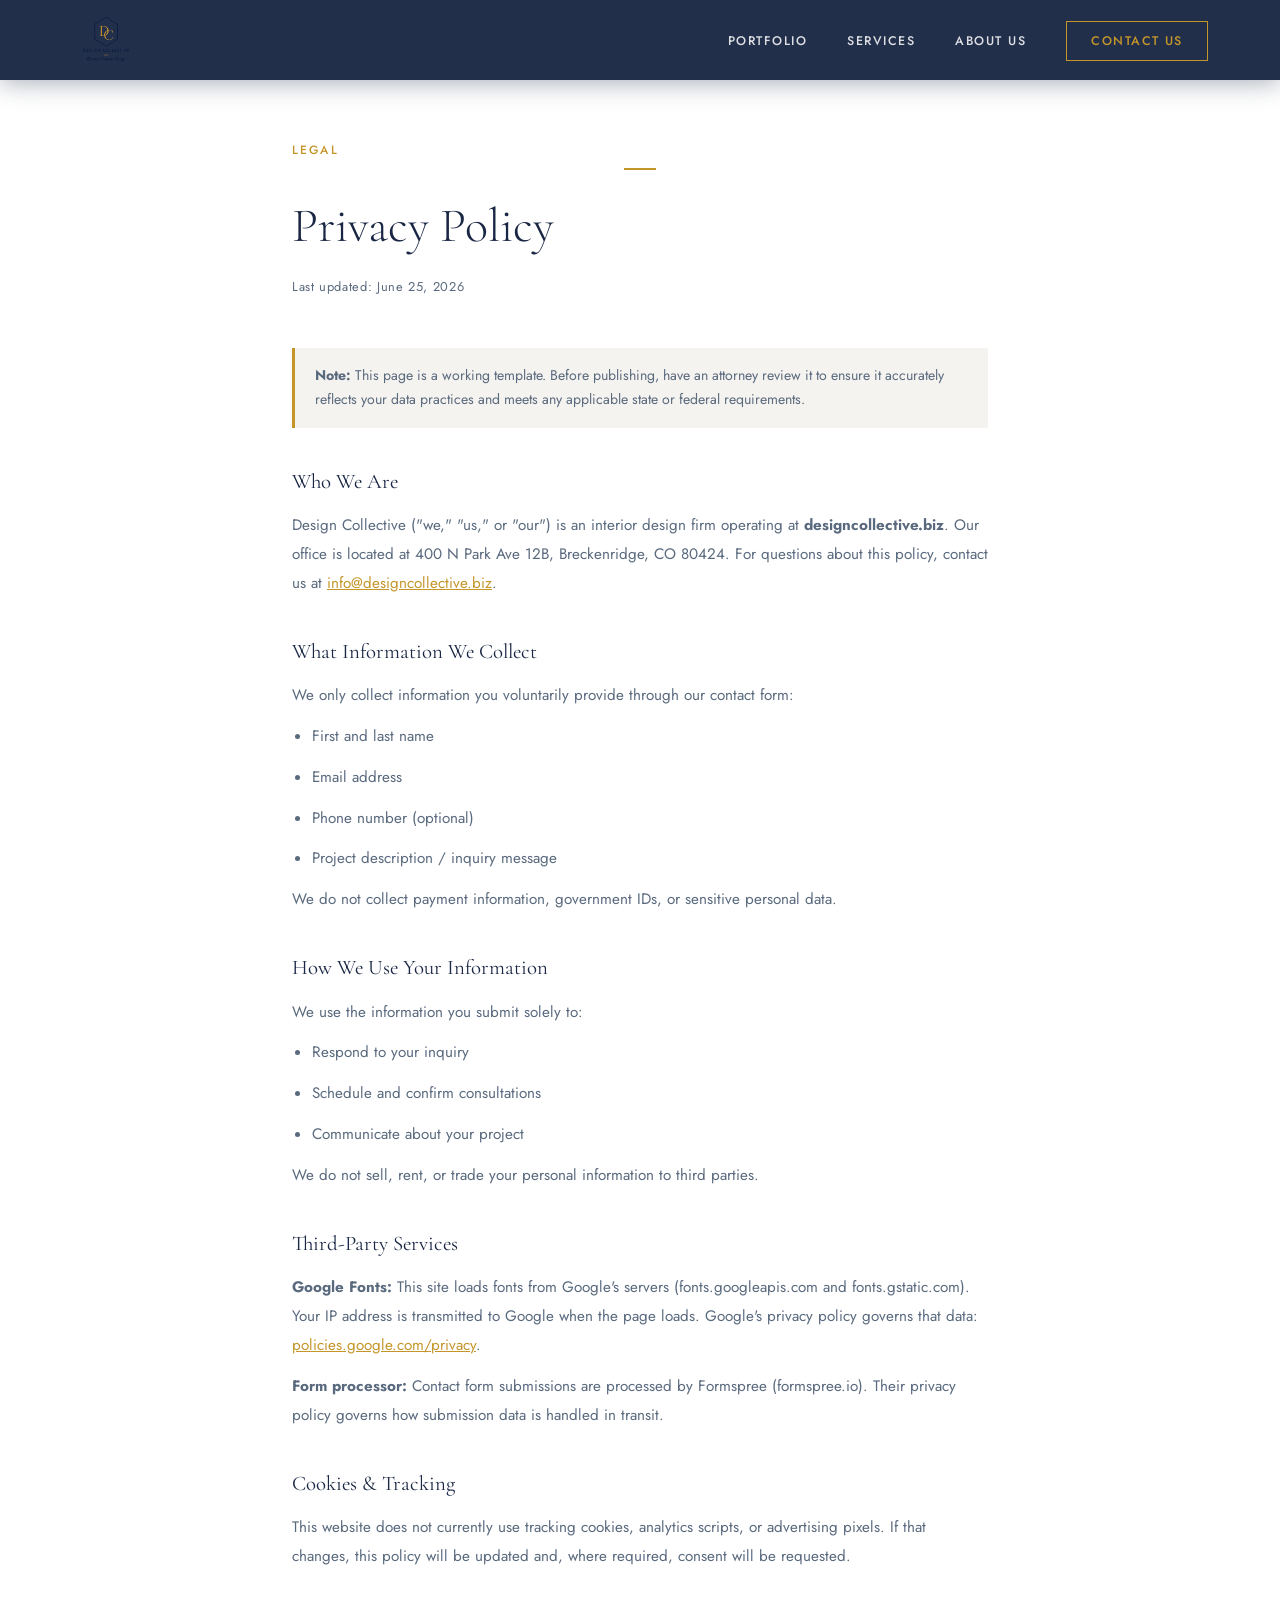
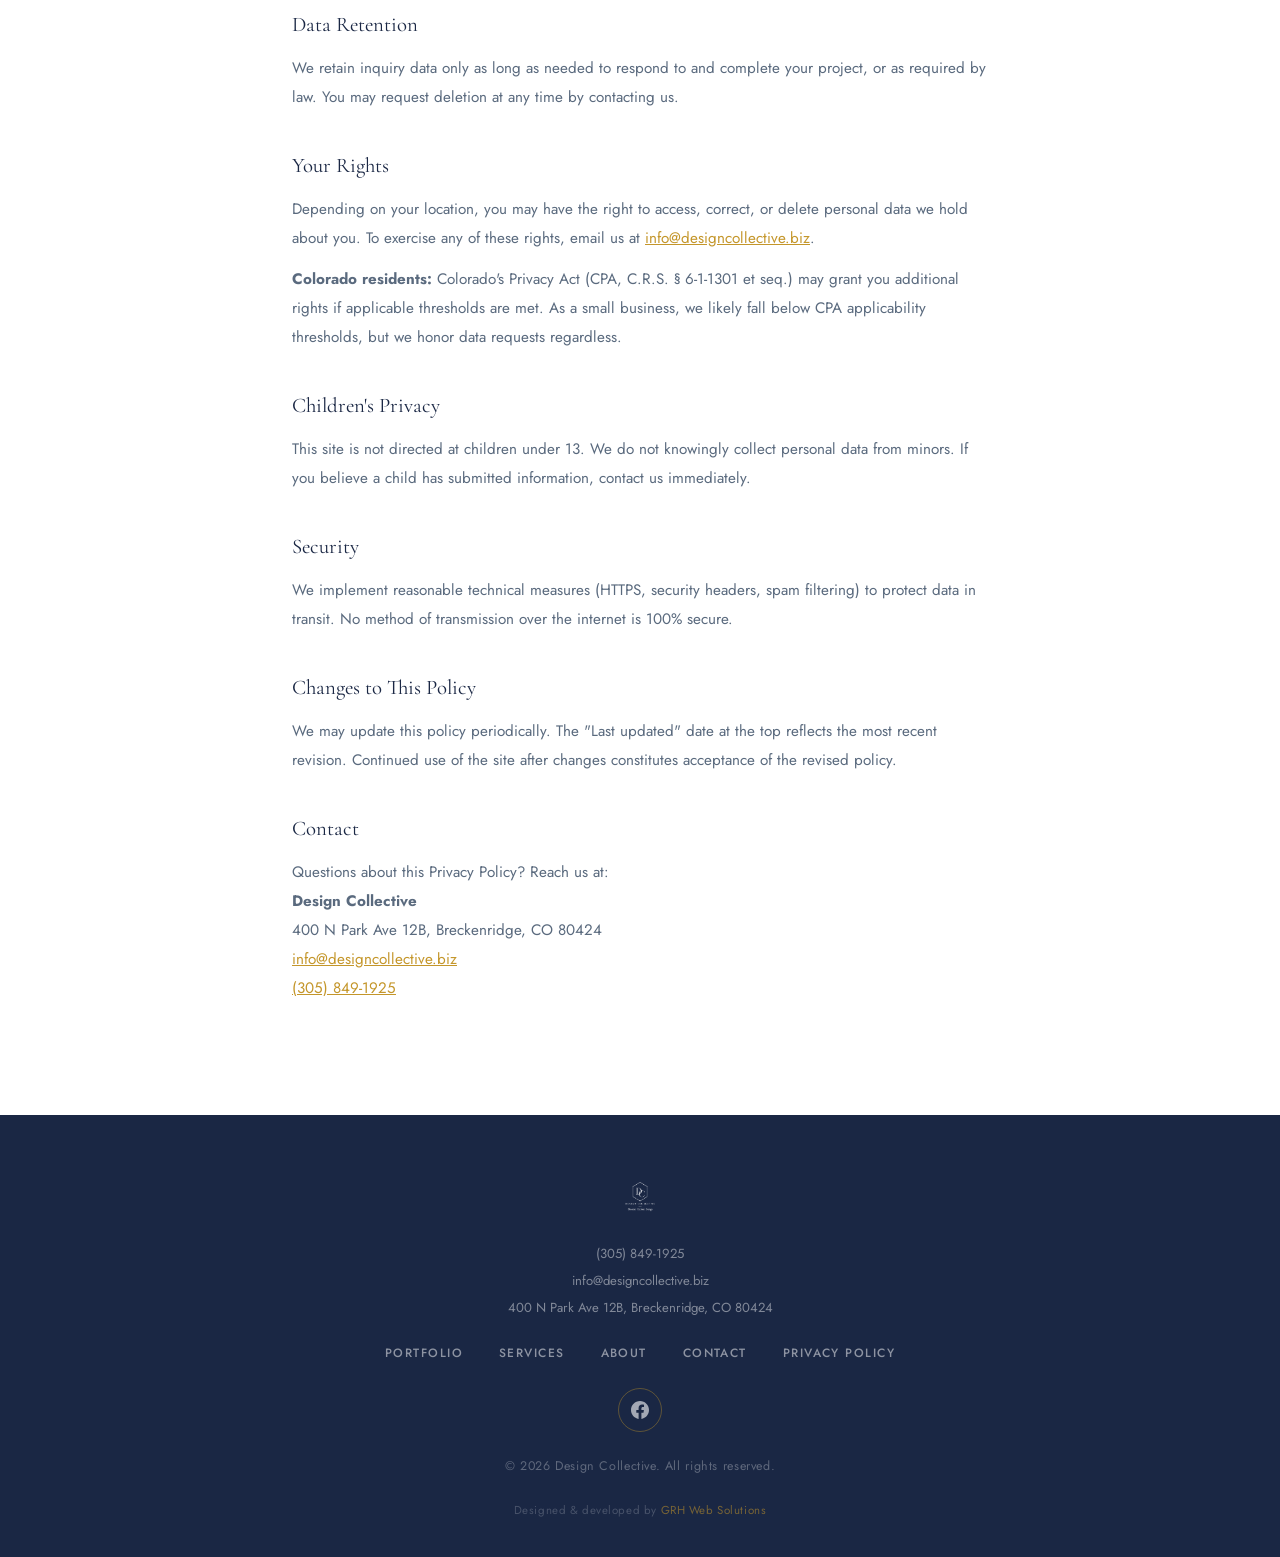
<file: privacy-policy.html>
<!DOCTYPE html>
<html lang="en">
<head>
  <meta charset="UTF-8" />
  <meta name="viewport" content="width=device-width, initial-scale=1.0" />
  <title>Privacy Policy | Design Collective</title>
  <meta name="description" content="Privacy Policy for Design Collective." />
  <meta name="robots" content="noindex, follow" />
  <link rel="canonical" href="https://designcollective.biz/privacy-policy.html" />
  <link rel="icon" href="/favicon.ico" sizes="any" />
  <link rel="preconnect" href="https://fonts.googleapis.com" />
  <link rel="preconnect" href="https://fonts.gstatic.com" crossorigin />
  <link href="https://fonts.googleapis.com/css2?family=Cormorant+Garamond:ital,wght@0,300;0,400;0,600;1,300&family=Jost:wght@300;400;500&display=swap" rel="stylesheet" />
  <link rel="stylesheet" href="css/style.css" />
  <style>
    .policy-page { padding: 140px 0 100px; min-height: 100vh; }
    .policy-page h1 { font-family: var(--font-serif); font-size: clamp(2rem, 5vw, 3rem); font-weight: 300; margin-bottom: 8px; color: var(--dark); }
    .policy-page .updated { font-size: 0.8rem; color: var(--text-muted); letter-spacing: 0.05em; margin-bottom: 48px; }
    .policy-page h2 { font-family: var(--font-serif); font-size: 1.3rem; font-weight: 400; color: var(--dark); margin: 36px 0 12px; }
    .policy-page p, .policy-page li { font-size: 0.95rem; color: var(--text-muted); line-height: 1.9; margin-bottom: 12px; }
    .policy-page ul { padding-left: 20px; list-style: disc; }
    .policy-page a { color: var(--gold); text-decoration: underline; }
    .policy-page .notice { background: #f5f3ef; border-left: 3px solid var(--gold); padding: 16px 20px; margin: 24px 0; font-size: 0.88rem; color: var(--text-muted); line-height: 1.7; }
  </style>
</head>
<body>

  <header class="site-header" id="site-header">
    <nav class="nav-container">
      <a href="/" class="nav-logo">
        <img src="images/logo.png" alt="Design Collective" class="logo-img" />
      </a>
      <ul class="nav-links">
        <li><a href="/#portfolio">Portfolio</a></li>
        <li><a href="/#services">Services</a></li>
        <li><a href="/#about">About Us</a></li>
        <li><a href="/#contact" class="nav-cta">Contact Us</a></li>
      </ul>
    </nav>
  </header>

  <main class="policy-page">
    <div class="container" style="max-width: 760px;">

      <div class="section-label">Legal</div>
      <h1>Privacy Policy</h1>
      <p class="updated">Last updated: June 25, 2026</p>

      <div class="notice">
        <strong>Note:</strong> This page is a working template. Before publishing, have an attorney review it to ensure it accurately reflects your data practices and meets any applicable state or federal requirements.
      </div>

      <h2>Who We Are</h2>
      <p>Design Collective ("we," "us," or "our") is an interior design firm operating at <strong>designcollective.biz</strong>. Our office is located at 400 N Park Ave 12B, Breckenridge, CO 80424. For questions about this policy, contact us at <a href="mailto:info@designcollective.biz">info@designcollective.biz</a>.</p>

      <h2>What Information We Collect</h2>
      <p>We only collect information you voluntarily provide through our contact form:</p>
      <ul>
        <li>First and last name</li>
        <li>Email address</li>
        <li>Phone number (optional)</li>
        <li>Project description / inquiry message</li>
      </ul>
      <p>We do not collect payment information, government IDs, or sensitive personal data.</p>

      <h2>How We Use Your Information</h2>
      <p>We use the information you submit solely to:</p>
      <ul>
        <li>Respond to your inquiry</li>
        <li>Schedule and confirm consultations</li>
        <li>Communicate about your project</li>
      </ul>
      <p>We do not sell, rent, or trade your personal information to third parties.</p>

      <h2>Third-Party Services</h2>
      <p><strong>Google Fonts:</strong> This site loads fonts from Google's servers (fonts.googleapis.com and fonts.gstatic.com). Your IP address is transmitted to Google when the page loads. Google's privacy policy governs that data: <a href="https://policies.google.com/privacy" target="_blank" rel="noopener noreferrer">policies.google.com/privacy</a>.</p>
      <p><strong>Form processor:</strong> Contact form submissions are processed by Formspree (formspree.io). Their privacy policy governs how submission data is handled in transit.</p>

      <h2>Cookies &amp; Tracking</h2>
      <p>This website does not currently use tracking cookies, analytics scripts, or advertising pixels. If that changes, this policy will be updated and, where required, consent will be requested.</p>

      <h2>Data Retention</h2>
      <p>We retain inquiry data only as long as needed to respond to and complete your project, or as required by law. You may request deletion at any time by contacting us.</p>

      <h2>Your Rights</h2>
      <p>Depending on your location, you may have the right to access, correct, or delete personal data we hold about you. To exercise any of these rights, email us at <a href="mailto:info@designcollective.biz">info@designcollective.biz</a>.</p>
      <p><strong>Colorado residents:</strong> Colorado's Privacy Act (CPA, C.R.S. § 6-1-1301 et seq.) may grant you additional rights if applicable thresholds are met. As a small business, we likely fall below CPA applicability thresholds, but we honor data requests regardless.</p>

      <h2>Children's Privacy</h2>
      <p>This site is not directed at children under 13. We do not knowingly collect personal data from minors. If you believe a child has submitted information, contact us immediately.</p>

      <h2>Security</h2>
      <p>We implement reasonable technical measures (HTTPS, security headers, spam filtering) to protect data in transit. No method of transmission over the internet is 100% secure.</p>

      <h2>Changes to This Policy</h2>
      <p>We may update this policy periodically. The "Last updated" date at the top reflects the most recent revision. Continued use of the site after changes constitutes acceptance of the revised policy.</p>

      <h2>Contact</h2>
      <p>Questions about this Privacy Policy? Reach us at:<br />
      <strong>Design Collective</strong><br />
      400 N Park Ave 12B, Breckenridge, CO 80424<br />
      <a href="mailto:info@designcollective.biz">info@designcollective.biz</a><br />
      <a href="tel:+13058491925">(305) 849-1925</a></p>

    </div>
  </main>

  <footer class="site-footer">
    <div class="container footer-container">
      <div class="footer-logo">
        <img src="images/logo.png" alt="Design Collective" />
      </div>
      <address class="footer-contact">
        <a href="tel:+13058491925">(305) 849-1925</a>
        <a href="mailto:info@designcollective.biz">info@designcollective.biz</a>
        <span>400 N Park Ave 12B, Breckenridge, CO 80424</span>
      </address>
      <div class="footer-links">
        <a href="/#portfolio">Portfolio</a>
        <a href="/#services">Services</a>
        <a href="/#about">About</a>
        <a href="/#contact">Contact</a>
        <a href="privacy-policy.html">Privacy Policy</a>
      </div>
      <div class="footer-socials">
        <a href="https://www.facebook.com/61590695019746/" target="_blank" rel="noopener noreferrer" class="social-icon" aria-label="Design Collective on Facebook">
          <svg xmlns="http://www.w3.org/2000/svg" viewBox="0 0 24 24" aria-hidden="true" focusable="false"><path d="M24 12.073c0-6.627-5.373-12-12-12s-12 5.373-12 12c0 5.99 4.388 10.954 10.125 11.854v-8.385H7.078v-3.47h3.047V9.43c0-3.007 1.792-4.669 4.533-4.669 1.312 0 2.686.235 2.686.235v2.953H15.83c-1.491 0-1.956.925-1.956 1.874v2.25h3.328l-.532 3.47h-2.796v8.385C19.612 23.027 24 18.062 24 12.073z"/></svg>
        </a>
      </div>
      <p class="footer-copy">&copy; <span id="year"></span> Design Collective. All rights reserved.</p>
      <p class="footer-credit">Designed &amp; developed by <a href="https://grhwebsolutions.com" target="_blank" rel="noopener noreferrer">GRH Web Solutions</a></p>
    </div>
  </footer>

  <script>
    document.getElementById('year').textContent = new Date().getFullYear();
    document.getElementById('site-header').classList.add('scrolled');
  </script>
</body>
</html>
</file>
<file: css/style.css>
/* =============================================
   DESIGN COLLECTIVE — Main Stylesheet
   ============================================= */

:root {
  --gold: #c4962a;
  --gold-light: #d4aa3e;
  --navy: #1a2744;
  --navy-2: #152036;
  --navy-mid: #2e4070;
  --dark: #1a2744;
  --dark-2: #152036;
  --light: #eef2f9;
  --white: #ffffff;
  --text: #1e2a3a;
  --text-muted: #5a6a7e;

  --font-serif: 'Cormorant Garamond', Georgia, serif;
  --font-sans: 'Jost', system-ui, sans-serif;

  --nav-h: 80px;
  --section-pad: 100px;
  --radius: 2px;
  --transition: 0.3s ease;
}

/* ---- SKIP LINK (accessibility) ---- */
.skip-link {
  position: absolute;
  top: -100%;
  left: 16px;
  background: var(--gold);
  color: var(--white);
  padding: 10px 20px;
  font-size: 0.85rem;
  font-weight: 500;
  letter-spacing: 0.05em;
  z-index: 9999;
  transition: top 0.2s;
}
.skip-link:focus { top: 16px; }

/* ---- RESET ---- */
*, *::before, *::after { box-sizing: border-box; margin: 0; padding: 0; }
html { scroll-behavior: smooth; font-size: 16px; }
body {
  font-family: var(--font-sans);
  color: var(--text);
  background: var(--white);
  line-height: 1.7;
  -webkit-font-smoothing: antialiased;
  overflow-x: hidden;
}
img { display: block; max-width: 100%; height: auto; }
a { color: inherit; text-decoration: none; }
ul { list-style: none; }
button { cursor: pointer; border: none; background: none; font-family: inherit; }

/* ---- UTILITIES ---- */
.container {
  max-width: 1200px;
  margin: 0 auto;
  padding: 0 32px;
}
.section-label {
  font-family: var(--font-sans);
  font-size: 0.75rem;
  font-weight: 500;
  letter-spacing: 0.18em;
  text-transform: uppercase;
  color: var(--gold);
  margin-bottom: 16px;
}
.section-label::after {
  content: '';
  display: block;
  width: 32px;
  height: 1.5px;
  background: var(--gold);
  margin: 8px auto 0;
}
.section-label.light { color: var(--gold-light); }
.section-label.light::after { background: var(--gold-light); }
.about .section-label::after { margin-left: 0; margin-right: auto; }

.section-title {
  font-family: var(--font-serif);
  font-size: clamp(2rem, 4vw, 3rem);
  font-weight: 300;
  color: var(--navy);
  line-height: 1.15;
  margin-bottom: 48px;
  text-align: center;
}
.section-title.left { text-align: left; margin-bottom: 24px; }
.section-title.light { color: var(--white); }

.btn {
  display: inline-block;
  font-family: var(--font-sans);
  font-size: 0.8rem;
  font-weight: 500;
  letter-spacing: 0.15em;
  text-transform: uppercase;
  padding: 14px 36px;
  border: 1px solid transparent;
  transition: background var(--transition), color var(--transition), border-color var(--transition);
}
.btn-gold {
  background: var(--gold);
  color: var(--white);
  border-color: var(--gold);
}
.btn-gold:hover {
  background: var(--gold-light);
  border-color: var(--gold-light);
}
.btn-outline {
  background: transparent;
  color: var(--navy);
  border-color: var(--navy);
}
.btn-outline:hover {
  background: var(--navy);
  color: var(--white);
}
.btn-outline-light {
  background: transparent;
  color: rgba(255,255,255,0.88);
  border-color: rgba(255,255,255,0.5);
}
.btn-outline-light:hover {
  background: rgba(255,255,255,0.1);
  border-color: rgba(255,255,255,0.9);
  color: var(--white);
}
.btn-icon {
  width: 14px;
  height: 14px;
  fill: currentColor;
  flex-shrink: 0;
}
.hero-cta-call {
  display: inline-flex;
  align-items: center;
  gap: 9px;
}
.full-width { width: 100%; text-align: center; }

/* ---- FOCUS STYLES (accessibility) ---- */
a:focus-visible,
button:focus-visible,
input:focus-visible,
textarea:focus-visible {
  outline: 2px solid var(--gold);
  outline-offset: 3px;
}

/* ============================================
   NAVIGATION
   ============================================ */
.site-header {
  position: fixed;
  top: 0; left: 0; right: 0;
  z-index: 1000;
  height: var(--nav-h);
  background: rgba(26, 39, 68, 0.96);
  backdrop-filter: blur(8px);
  transition: box-shadow var(--transition);
}
.site-header.scrolled { box-shadow: 0 2px 24px rgba(26,39,68,0.4); }

.nav-container {
  max-width: 1200px;
  margin: 0 auto;
  padding: 0 32px;
  height: 100%;
  display: flex;
  align-items: center;
  justify-content: space-between;
}
.nav-logo {
  display: flex;
  align-items: center;
}
.logo-img {
  height: 68px;
  width: auto;
}

.nav-links {
  display: flex;
  align-items: center;
  gap: 40px;
}
.nav-links a {
  font-size: 0.78rem;
  font-weight: 500;
  letter-spacing: 0.12em;
  text-transform: uppercase;
  color: rgba(255,255,255,0.85);
  transition: color var(--transition);
}
.nav-links a:hover { color: var(--gold-light); }
.nav-links .nav-cta {
  padding: 10px 24px;
  border: 1px solid var(--gold);
  color: var(--gold);
}
.nav-links .nav-cta:hover {
  background: var(--gold);
  color: var(--white);
}
.nav-social-icon {
  display: inline-flex;
  align-items: center;
  justify-content: center;
  width: 34px;
  height: 34px;
  border-radius: 50%;
  border: 1px solid rgba(196,150,42,0.45);
  padding: 0;
  transition: background var(--transition), border-color var(--transition);
}
.nav-social-icon svg {
  width: 15px;
  height: 15px;
  fill: rgba(255,255,255,0.75);
  transition: fill var(--transition);
}
.nav-social-icon:hover {
  background: var(--gold);
  border-color: var(--gold);
}
.nav-social-icon:hover svg { fill: var(--white); }

.nav-toggle {
  display: none;
  flex-direction: column;
  gap: 5px;
  padding: 4px;
}
.nav-toggle span {
  display: block;
  width: 24px;
  height: 1.5px;
  background: var(--white);
  transition: transform var(--transition), opacity var(--transition);
}
.nav-toggle.open span:nth-child(1) { transform: translateY(6.5px) rotate(45deg); }
.nav-toggle.open span:nth-child(2) { opacity: 0; }
.nav-toggle.open span:nth-child(3) { transform: translateY(-6.5px) rotate(-45deg); }

/* ============================================
   HERO
   ============================================ */
.hero {
  position: relative;
  height: 100vh;
  min-height: 620px;
  display: flex;
  align-items: center;
  justify-content: center;
  overflow: hidden;
  background-color: var(--navy);
}
.hero-bg {
  position: absolute;
  inset: 0;
}
.hero-img {
  width: 100%;
  height: 100%;
  object-fit: cover;
  object-position: center right;
}
.hero-overlay {
  position: absolute;
  inset: 0;
  background: linear-gradient(
    to right,
    rgba(26,39,68,0.55) 0%,
    rgba(26,39,68,0.47) 40%,
    rgba(26,39,68,0.32) 100%
  );
}

/* Split layout: logo left | content right */
.hero-split {
  position: relative;
  z-index: 3;
  display: grid;
  grid-template-columns: 1fr 1.15fr;
  align-items: center;
  gap: 56px;
  max-width: 1200px;
  width: 100%;
  padding: 0 56px;
}

.hero-brand {
  display: flex;
  align-items: center;
  justify-content: center;
}
.hero-brand img {
  width: clamp(200px, 26vw, 340px);
  filter: brightness(0) invert(1) drop-shadow(0 2px 20px rgba(0,0,0,0.4));
}

.hero-content {
  color: var(--white);
}
.hero-eyebrow {
  font-size: 0.75rem;
  font-weight: 500;
  letter-spacing: 0.2em;
  text-transform: uppercase;
  color: var(--gold-light);
  margin-bottom: 20px;
}
.hero-headline {
  font-family: var(--font-serif);
  font-size: clamp(2.8rem, 5.5vw, 5rem);
  font-weight: 300;
  line-height: 1.05;
  margin-bottom: 24px;
}
.hero-headline em {
  font-style: italic;
  color: var(--gold-light);
}
.hero-sub {
  font-size: 0.97rem;
  font-weight: 300;
  color: rgba(255,255,255,0.82);
  margin-bottom: 40px;
  line-height: 1.85;
  max-width: 440px;
}
.hero-actions {
  display: flex;
  flex-direction: column;
  align-items: flex-start;
  gap: 14px;
}

/* ============================================
   VALUE BAR
   ============================================ */
.value-bar {
  background: var(--navy);
  border-top: 2px solid var(--gold);
  padding: 22px 0;
}
.value-bar-grid {
  display: grid;
  grid-template-columns: repeat(4, 1fr);
  gap: 8px;
}
.value-item {
  display: flex;
  align-items: center;
  justify-content: center;
  gap: 10px;
  color: rgba(255,255,255,0.9);
  font-size: 0.72rem;
  font-weight: 500;
  letter-spacing: 0.14em;
  text-transform: uppercase;
  padding: 6px 0;
}
.value-item::before {
  content: '✓';
  display: flex;
  align-items: center;
  justify-content: center;
  width: 22px;
  height: 22px;
  border-radius: 50%;
  background: var(--gold);
  color: var(--white);
  font-size: 0.7rem;
  font-weight: 700;
  flex-shrink: 0;
}

/* ── Gold inner-glow below section border-top ── */
.services::after,
.about::after,
.portfolio::after,
.contact-section::after {
  content: '';
  position: absolute;
  top: 0; left: 0; right: 0;
  height: 120px;
  background: linear-gradient(to bottom, rgba(196,150,42,0.07) 0%, transparent 100%);
  pointer-events: none;
  z-index: 0;
}

/* ── Gold dot pattern on light sections ── */
.services,
.about,
.portfolio,
.contact-section {
  position: relative;
}
.services::before,
.about::before,
.portfolio::before,
.contact-section::before {
  content: '';
  position: absolute;
  inset: 0;
  background-image: radial-gradient(circle, rgba(196,150,42,0.30) 1.5px, transparent 1.5px);
  background-size: 28px 28px;
  pointer-events: none;
}
.services .container,
.about .container,
.portfolio .container,
.contact-section .container {
  position: relative;
  z-index: 1;
}

/* ============================================
   SERVICES
   ============================================ */
.services {
  padding: var(--section-pad) 0;
  background: var(--light);
  text-align: center;
  border-top: 3px solid rgba(196,150,42,0.35);
}
.services-grid {
  display: grid;
  grid-template-columns: repeat(3, 1fr);
  gap: 2px;
}
.service-card {
  background: var(--white);
  overflow: hidden;
  display: flex;
  flex-direction: column;
  transition: box-shadow var(--transition);
}
.service-card:hover { box-shadow: 0 12px 40px rgba(26,39,68,0.12); }

.service-img-wrap {
  width: 100%;
  aspect-ratio: 4/3;
  overflow: hidden;
}
.service-img-wrap img {
  width: 100%;
  height: 100%;
  object-fit: cover;
  transition: transform 0.6s ease;
}
.service-card:hover .service-img-wrap img { transform: scale(1.04); }

.service-body {
  padding: 32px 28px 40px;
  text-align: left;
}
.service-body h3 {
  font-family: var(--font-serif);
  font-size: 1.4rem;
  font-weight: 400;
  color: var(--navy);
  margin-bottom: 12px;
}
.service-body p {
  font-size: 0.92rem;
  color: var(--text-muted);
  line-height: 1.8;
}

/* ============================================
   PORTFOLIO
   ============================================ */
.portfolio {
  padding: var(--section-pad) 0;
  background: var(--white);
  text-align: center;
  border-top: 3px solid rgba(196,150,42,0.35);
}
.portfolio-grid {
  display: grid;
  grid-template-columns: repeat(3, 1fr);
  gap: 4px;
}
.portfolio-item {
  position: relative;
  aspect-ratio: 1;
  overflow: hidden;
  cursor: zoom-in;
}
.portfolio-item img {
  width: 100%;
  height: 100%;
  object-fit: cover;
  transition: transform 0.6s ease;
}
.portfolio-item:hover img { transform: scale(1.06); }
.portfolio-overlay {
  position: absolute;
  inset: 0;
  background: rgba(26,39,68,0.6);
  display: flex;
  align-items: center;
  justify-content: center;
  opacity: 0;
  transition: opacity var(--transition);
}
.portfolio-item:hover .portfolio-overlay { opacity: 1; }
.portfolio-overlay span {
  font-size: 0.75rem;
  font-weight: 500;
  letter-spacing: 0.18em;
  text-transform: uppercase;
  color: var(--white);
  border: 1px solid rgba(255,255,255,0.6);
  padding: 10px 20px;
}

/* ============================================
   ABOUT
   ============================================ */
.about {
  padding: var(--section-pad) 0;
  background: var(--light);
  border-top: 3px solid rgba(196,150,42,0.35);
}
.about-container {
  display: grid;
  grid-template-columns: 1fr 1fr;
  gap: 80px;
  align-items: center;
}
.about-img-wrap {
  aspect-ratio: 4/3;
  overflow: hidden;
}
.about-img-wrap img {
  width: 100%;
  height: 100%;
  object-fit: cover;
}
.about-content p {
  font-size: 0.95rem;
  color: var(--text-muted);
  line-height: 1.9;
  margin-bottom: 20px;
}
.about-content .btn { margin-top: 12px; }

/* ============================================
   PROCESS
   ============================================ */
.process {
  position: relative;
  padding: var(--section-pad) 0;
  text-align: center;
}
.process-bg {
  position: absolute;
  inset: 0;
}
.process-bg img {
  width: 100%;
  height: 100%;
  object-fit: cover;
}
.process-overlay {
  position: absolute;
  inset: 0;
  background: rgba(20, 30, 56, 0.88);
}
.process .container { position: relative; z-index: 2; }
.process-grid {
  display: grid;
  grid-template-columns: repeat(3, 1fr);
  gap: 32px;
  text-align: left;
}
.process-step {
  background: rgba(255,255,255,0.04);
  border: 1px solid rgba(196,150,42,0.25);
  padding: 40px 32px;
}
.step-number {
  font-family: var(--font-serif);
  font-size: 3.2rem;
  font-weight: 300;
  color: rgba(196,150,42,0.30);
  line-height: 1;
  margin-bottom: 20px;
}
.process-step h3 {
  font-family: var(--font-serif);
  font-size: 1.2rem;
  font-weight: 400;
  color: var(--white);
  margin-bottom: 14px;
  line-height: 1.3;
}
.process-step p {
  font-size: 0.9rem;
  color: rgba(255,255,255,0.62);
  line-height: 1.85;
}

/* ============================================
   CONTACT (merged — booking info + form)
   ============================================ */
.contact-section {
  padding: var(--section-pad) 0;
  background: var(--white);
  border-top: 3px solid rgba(196,150,42,0.35);
}
.contact-section .section-title { margin-bottom: 56px; }
.contact-grid {
  display: grid;
  grid-template-columns: 1fr 1.4fr;
  gap: 80px;
  align-items: start;
}
.contact-info-block h3 {
  font-family: var(--font-serif);
  font-size: 1.3rem;
  font-weight: 400;
  color: var(--navy);
  margin-bottom: 12px;
}
.contact-info-block p {
  font-size: 0.92rem;
  color: var(--text-muted);
  line-height: 1.9;
  margin-bottom: 28px;
}
.contact-detail-list {
  display: flex;
  flex-direction: column;
  gap: 0;
  margin-bottom: 32px;
}
.contact-detail-list li {
  display: flex;
  align-items: flex-start;
  gap: 12px;
  padding: 14px 0;
  border-bottom: 1px solid #e0e8f0;
  font-size: 0.9rem;
  color: var(--text);
}
.contact-detail-list li .detail-label {
  font-size: 0.72rem;
  font-weight: 500;
  letter-spacing: 0.1em;
  text-transform: uppercase;
  color: var(--gold);
  min-width: 80px;
  padding-top: 2px;
}

/* Contact Form */
.contact-form {
  display: flex;
  flex-direction: column;
  gap: 20px;
}
.form-row {
  display: grid;
  grid-template-columns: 1fr 1fr;
  gap: 20px;
}
.form-group {
  display: flex;
  flex-direction: column;
  gap: 6px;
}
.form-group label {
  font-size: 0.75rem;
  font-weight: 500;
  letter-spacing: 0.1em;
  text-transform: uppercase;
  color: var(--text-muted);
}
.form-group input,
.form-group textarea {
  font-family: var(--font-sans);
  font-size: 0.95rem;
  color: var(--text);
  background: var(--light);
  border: 1px solid #cdd6e5;
  padding: 12px 16px;
  outline: none;
  transition: border-color var(--transition);
  border-radius: var(--radius);
  resize: vertical;
}
.form-group input:focus,
.form-group textarea:focus { border-color: var(--gold); }
.form-group input.invalid,
.form-group textarea.invalid { border-color: #c0392b; }
.field-error {
  display: none;
  font-size: 0.78rem;
  color: #c0392b;
  margin-top: 4px;
}
.form-group input.invalid ~ .field-error,
.form-group textarea.invalid ~ .field-error { display: block; }
.form-required-note {
  font-size: 0.78rem;
  color: var(--text-muted);
  margin-top: -8px;
}
.form-sent {
  display: none;
  flex-direction: column;
  align-items: center;
  justify-content: center;
  gap: 20px;
  padding: 56px 32px;
  border: 1px solid rgba(196,150,42,0.3);
  background: var(--light);
  text-align: center;
  min-height: 320px;
}
.form-sent.visible { display: flex; }
.form-sent-icon {
  width: 64px;
  height: 64px;
  border-radius: 50%;
  border: 2px solid var(--gold);
  display: flex;
  align-items: center;
  justify-content: center;
}
.form-sent-icon svg {
  width: 26px;
  height: 26px;
  stroke: var(--gold);
  fill: none;
  stroke-width: 2.5;
  stroke-linecap: round;
  stroke-linejoin: round;
}
.form-sent h3 {
  font-family: var(--font-serif);
  font-size: 1.7rem;
  font-weight: 300;
  color: var(--navy);
}
.form-sent p {
  font-size: 0.92rem;
  color: var(--text-muted);
  line-height: 1.85;
}
.form-sent a { color: var(--gold); }
.form-trust {
  text-align: center;
  font-size: 0.75rem;
  color: var(--text-muted);
  letter-spacing: 0.05em;
  margin-top: -6px;
}

/* Google Maps embed */
.map-wrap {
  margin-top: 64px;
  overflow: hidden;
  border: 1px solid #e0e8f0;
}
.map-wrap iframe {
  display: block;
  width: 100%;
  height: 340px;
  border: 0;
}
.map-directions-link {
  display: block;
  text-align: right;
  padding: 10px 14px;
  font-size: 0.75rem;
  font-weight: 500;
  letter-spacing: 0.1em;
  text-transform: uppercase;
  color: var(--gold);
  background: var(--light);
  border-top: 1px solid #e0e8f0;
  transition: color var(--transition);
}
.map-directions-link:hover { color: var(--navy); }

/* ============================================
   FOOTER
   ============================================ */
.site-footer {
  background: var(--navy);
  padding: 60px 0 36px;
}
.footer-container {
  display: flex;
  flex-direction: column;
  align-items: center;
  gap: 24px;
}
.footer-logo img { height: 44px; width: auto; filter: brightness(0) invert(1); opacity: 0.85; }
.footer-links {
  display: flex;
  gap: 36px;
  flex-wrap: wrap;
  justify-content: center;
}
.footer-links a {
  font-size: 0.75rem;
  font-weight: 500;
  letter-spacing: 0.12em;
  text-transform: uppercase;
  color: rgba(255,255,255,0.5);
  transition: color var(--transition);
}
.footer-links a:hover { color: var(--gold-light); }
.footer-copy {
  font-size: 0.78rem;
  color: rgba(255,255,255,0.3);
  letter-spacing: 0.05em;
}
.footer-credit {
  font-size: 0.72rem;
  color: rgba(255,255,255,0.2);
  letter-spacing: 0.05em;
}
.footer-credit a {
  color: rgba(196,150,42,0.55);
  transition: color var(--transition);
}
.footer-credit a:hover { color: var(--gold-light); }

/* Footer contact address */
.footer-contact {
  font-style: normal;
  display: flex;
  flex-direction: column;
  align-items: center;
  gap: 5px;
}
.footer-contact a,
.footer-contact span {
  font-size: 0.82rem;
  color: rgba(255,255,255,0.45);
  transition: color var(--transition);
}
.footer-contact a:hover { color: var(--gold); }

/* Social icons */
.footer-socials {
  display: flex;
  gap: 12px;
  justify-content: center;
}
.social-icon {
  display: inline-flex;
  align-items: center;
  justify-content: center;
  width: 44px;
  height: 44px;
  border-radius: 50%;
  border: 1px solid rgba(196,150,42,0.4);
  transition: background var(--transition), border-color var(--transition);
}
.social-icon svg {
  width: 18px;
  height: 18px;
  fill: rgba(255,255,255,0.6);
  transition: fill var(--transition);
}
.social-icon:hover {
  background: var(--gold);
  border-color: var(--gold);
}
.social-icon:hover svg { fill: var(--white); }

/* Inline social link (contact section) */
.contact-social-link {
  display: inline-flex;
  align-items: center;
  gap: 7px;
  color: var(--navy);
  font-size: 0.9rem;
  font-weight: 400;
  transition: color var(--transition);
}
.contact-social-link:hover { color: var(--gold); }
.contact-social-svg {
  width: 16px;
  height: 16px;
  fill: currentColor;
  flex-shrink: 0;
}

/* ============================================
   LIGHTBOX
   ============================================ */
.lightbox {
  display: none;
  position: fixed;
  inset: 0;
  background: rgba(8, 14, 30, 0.93);
  z-index: 8000;
  align-items: center;
  justify-content: center;
  padding: 32px;
}
.lightbox.open { display: flex; }
#lightbox-img {
  max-width: 90vw;
  max-height: 86vh;
  object-fit: contain;
  box-shadow: 0 8px 80px rgba(0,0,0,0.7);
  cursor: default;
}
.lightbox-close {
  position: fixed;
  top: 20px;
  right: 24px;
  font-size: 1.8rem;
  line-height: 1;
  color: rgba(255,255,255,0.85);
  background: rgba(255,255,255,0.08);
  border-radius: 50%;
  width: 48px;
  height: 48px;
  display: flex;
  align-items: center;
  justify-content: center;
  transition: background var(--transition), color var(--transition);
  z-index: 8001;
  font-family: var(--font-sans);
  font-weight: 300;
}
.lightbox-close:hover {
  background: var(--gold);
  color: var(--white);
}

/* ============================================
   RESPONSIVE
   ============================================ */
@media (max-width: 1024px) {
  .value-bar-grid { grid-template-columns: repeat(2, 1fr); gap: 12px; }
}

@media (max-width: 900px) {
  :root { --section-pad: 70px; }

  .hero-split {
    grid-template-columns: 1fr;
    gap: 32px;
    padding: 0 32px;
    text-align: center;
  }
  .hero-brand img { width: clamp(140px, 40vw, 220px); }
  .hero-sub { max-width: 100%; }
  .hero-actions { align-items: center; }

  .services-grid { grid-template-columns: 1fr; gap: 24px; }
  .portfolio-grid { grid-template-columns: repeat(2, 1fr); gap: 10px; }
  .about-container,
  .contact-grid { grid-template-columns: 1fr; gap: 48px; }
  .about-img-wrap { aspect-ratio: 16/9; }
  .process-grid { grid-template-columns: 1fr; gap: 20px; }
  /* Grid items: fade-in only on mobile — no translateY to avoid overlap/gaps */
  .service-card { --delay: 0s; }
  .service-card.reveal.from-left,
  .service-card.reveal.from-right,
  .service-card.reveal.from-bottom { transform: translateY(0); }

  .portfolio-item { --delay: 0s; }
  .portfolio-item.reveal.from-left,
  .portfolio-item.reveal.from-right,
  .portfolio-item.reveal.from-bottom { transform: translateY(0); }

  .process-step { --delay: 0s; }
  .process-step.reveal.from-left,
  .process-step.reveal.from-right,
  .process-step.reveal.from-bottom { transform: translateY(0); }

  .map-wrap { margin-top: 48px; }
  .map-wrap iframe { height: 280px; }
}

@media (max-width: 680px) {
  :root { --section-pad: 56px; }

  .nav-links {
    display: none;
    position: fixed;
    top: var(--nav-h);
    left: 0; right: 0;
    background: var(--navy-2);
    flex-direction: column;
    gap: 0;
    padding: 24px 0;
  }
  .nav-links.open { display: flex; }
  .nav-links a {
    display: block;
    width: 100%;
    padding: 14px 32px;
    text-align: center;
  }
  .nav-links .nav-cta {
    margin: 12px 32px 0;
    width: calc(100% - 64px);
  }
  .nav-toggle { display: flex; }

  .hero-split { padding: 0 20px; gap: 24px; }
  .hero-brand img { width: clamp(120px, 36vw, 180px); }
  .hero-actions { align-items: center; }
  .nav-social-icon {
    display: flex;
    width: 100%;
    height: auto;
    border-radius: 0;
    border: none;
    border-top: 1px solid rgba(255,255,255,0.07);
    padding: 14px 32px;
    justify-content: center;
  }
  .nav-social-icon svg { width: 22px; height: 22px; }

  .value-bar-grid { grid-template-columns: repeat(2, 1fr); gap: 10px; }
  .value-item { font-size: 0.68rem; }

  .services-grid { grid-template-columns: 1fr; gap: 20px; }
  .portfolio-grid { grid-template-columns: repeat(2, 1fr); gap: 8px; }
  .form-row { grid-template-columns: 1fr; }
}

@media (max-width: 480px) {
  .portfolio-grid { grid-template-columns: 1fr; gap: 10px; }
  .container { padding: 0 20px; }
  .value-bar-grid { grid-template-columns: 1fr 1fr; }
  #lightbox-img { max-width: 95vw; max-height: 80vh; }
  .lightbox-close { top: 12px; right: 12px; width: 44px; height: 44px; font-size: 1.6rem; }
}

@media (max-width: 380px) {
  .value-bar-grid { grid-template-columns: 1fr; }
  .footer-links { gap: 20px; }
}

/* ============================================
   SCROLL REVEAL ANIMATIONS
   ============================================ */
.reveal {
  opacity: 0;
  transition: opacity 0.7s ease, transform 0.7s ease;
  transition-delay: var(--delay, 0s);
}
.reveal.from-left   { transform: translateX(-60px); }
.reveal.from-right  { transform: translateX(60px); }
.reveal.from-bottom { transform: translateY(44px); }
.reveal.visible {
  opacity: 1;
  transform: translate(0, 0);
}
/* On mobile: convert horizontal slides to vertical to avoid side-overflow */
@media (max-width: 768px) {
  .reveal.from-left,
  .reveal.from-right { transform: translateY(44px); }
}
/* Respect user preference for reduced motion */
@media (prefers-reduced-motion: reduce) {
  .reveal,
  .reveal.from-left,
  .reveal.from-right,
  .reveal.from-bottom { opacity: 1; transform: none; transition: none; }
}
</file>
